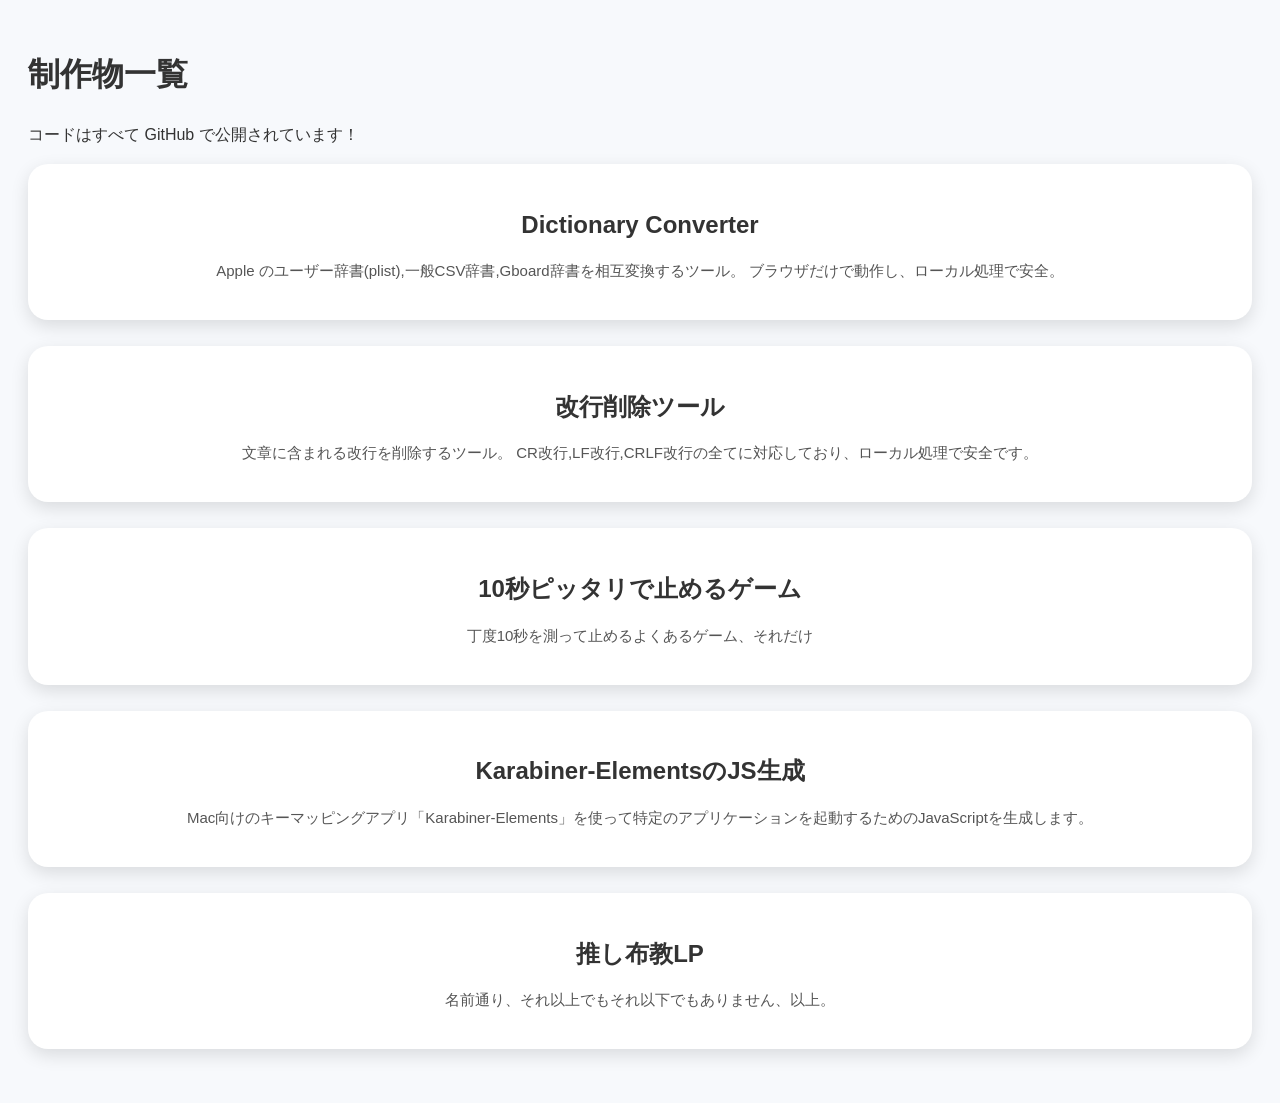
<file: index.html>
<!DOCTYPE html>
<html lang="ja">
<head>
  <meta charset="UTF-8">
  <meta name="viewport" content="width=device-width, initial-scale=1.0">
  <title>制作物一覧</title>
  <link rel="stylesheet" href="style.css">
</head>
<body>
  <div class="wrapper">

    <h1>制作物一覧</h1>
    <p class="sub-text">コードはすべて GitHub で公開されています！</p>

    <a class="tool-box" href="./dictionary-converter/">
      <h2>Dictionary Converter</h2>
      <p>Apple のユーザー辞書(plist),一般CSV辞書,Gboard辞書を相互変換するツール。  
      ブラウザだけで動作し、ローカル処理で安全。</p>
    </a>

     <a class="tool-box" href="./remove-line-breaks/">
      <h2>改行削除ツール</h2>
      <p>文章に含まれる改行を削除するツール。  
      CR改行,LF改行,CRLF改行の全てに対応しており、ローカル処理で安全です。</p>
    </a>

    <a class="tool-box" href="./stop-at-10-sec-game/">
      <h2>10秒ピッタリで止めるゲーム</h2>
      <p>丁度10秒を測って止めるよくあるゲーム、それだけ</p>
    </a>

    <a class="tool-box" href="./Karabiner-JS-Generator/">
      <h2>Karabiner-ElementsのJS生成</h2>
      <p>Mac向けのキーマッピングアプリ「Karabiner-Elements」を使って特定のアプリケーションを起動するためのJavaScriptを生成します。</p>
    </a>

     <a class="tool-box" href="./oshi-lp">
      <h2>推し布教LP</h2>
      <p>名前通り、それ以上でもそれ以下でもありません、以上。</p>
    </a>
</div>
</body>
</html>
</file>
<file: style.css>
body {
    font-family: "Helvetica Neue", Arial, "Hiragino Kaku Gothic ProN", "Hiragino Sans", Meiryo, sans-serif;
    background-color: #f7f9fc;
    color: #333;
    line-height: 1.6;
    padding: 20px;
}
.tool-box {
  display: block;
  background: white;
  border-radius: 20px;
  padding: 22px 26px;
  margin-bottom: 26px;
  text-decoration: none;
  color: #333;
  box-shadow: 0 6px 18px rgba(0, 0, 0, 0.12);
  transition: transform 0.25s ease, box-shadow 0.25s ease;
  text-align: center;
}

.tool-box:hover {
  transform: translateY(-3px);
  box-shadow: 0 10px 24px rgba(0, 0, 0, 0.18);
}

.tool-box h2 {
  margin-bottom: 8px;
  color:
  font-size: 20px;
  font-weight: 600;
}

.tool-box p {
  line-height: 1.6;
  color: #555;
  font-size: 15px;
}
</file>
